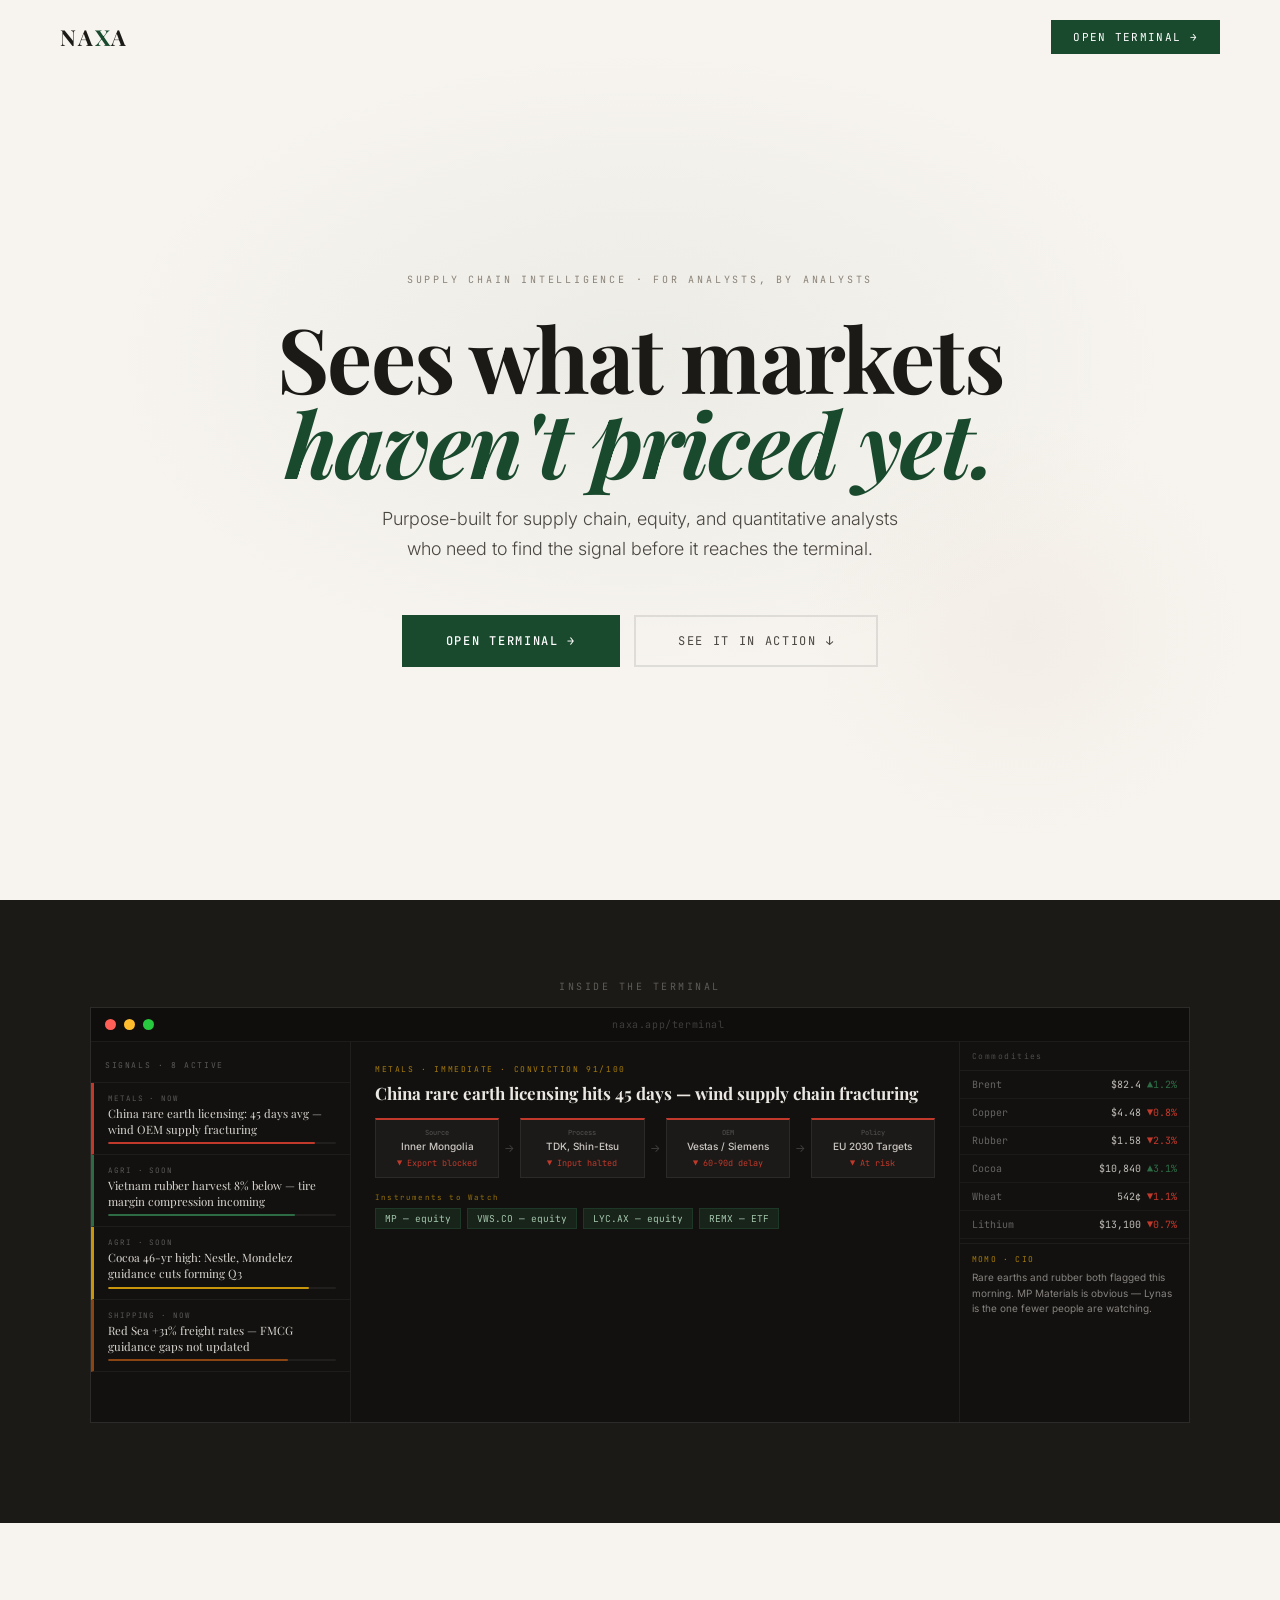
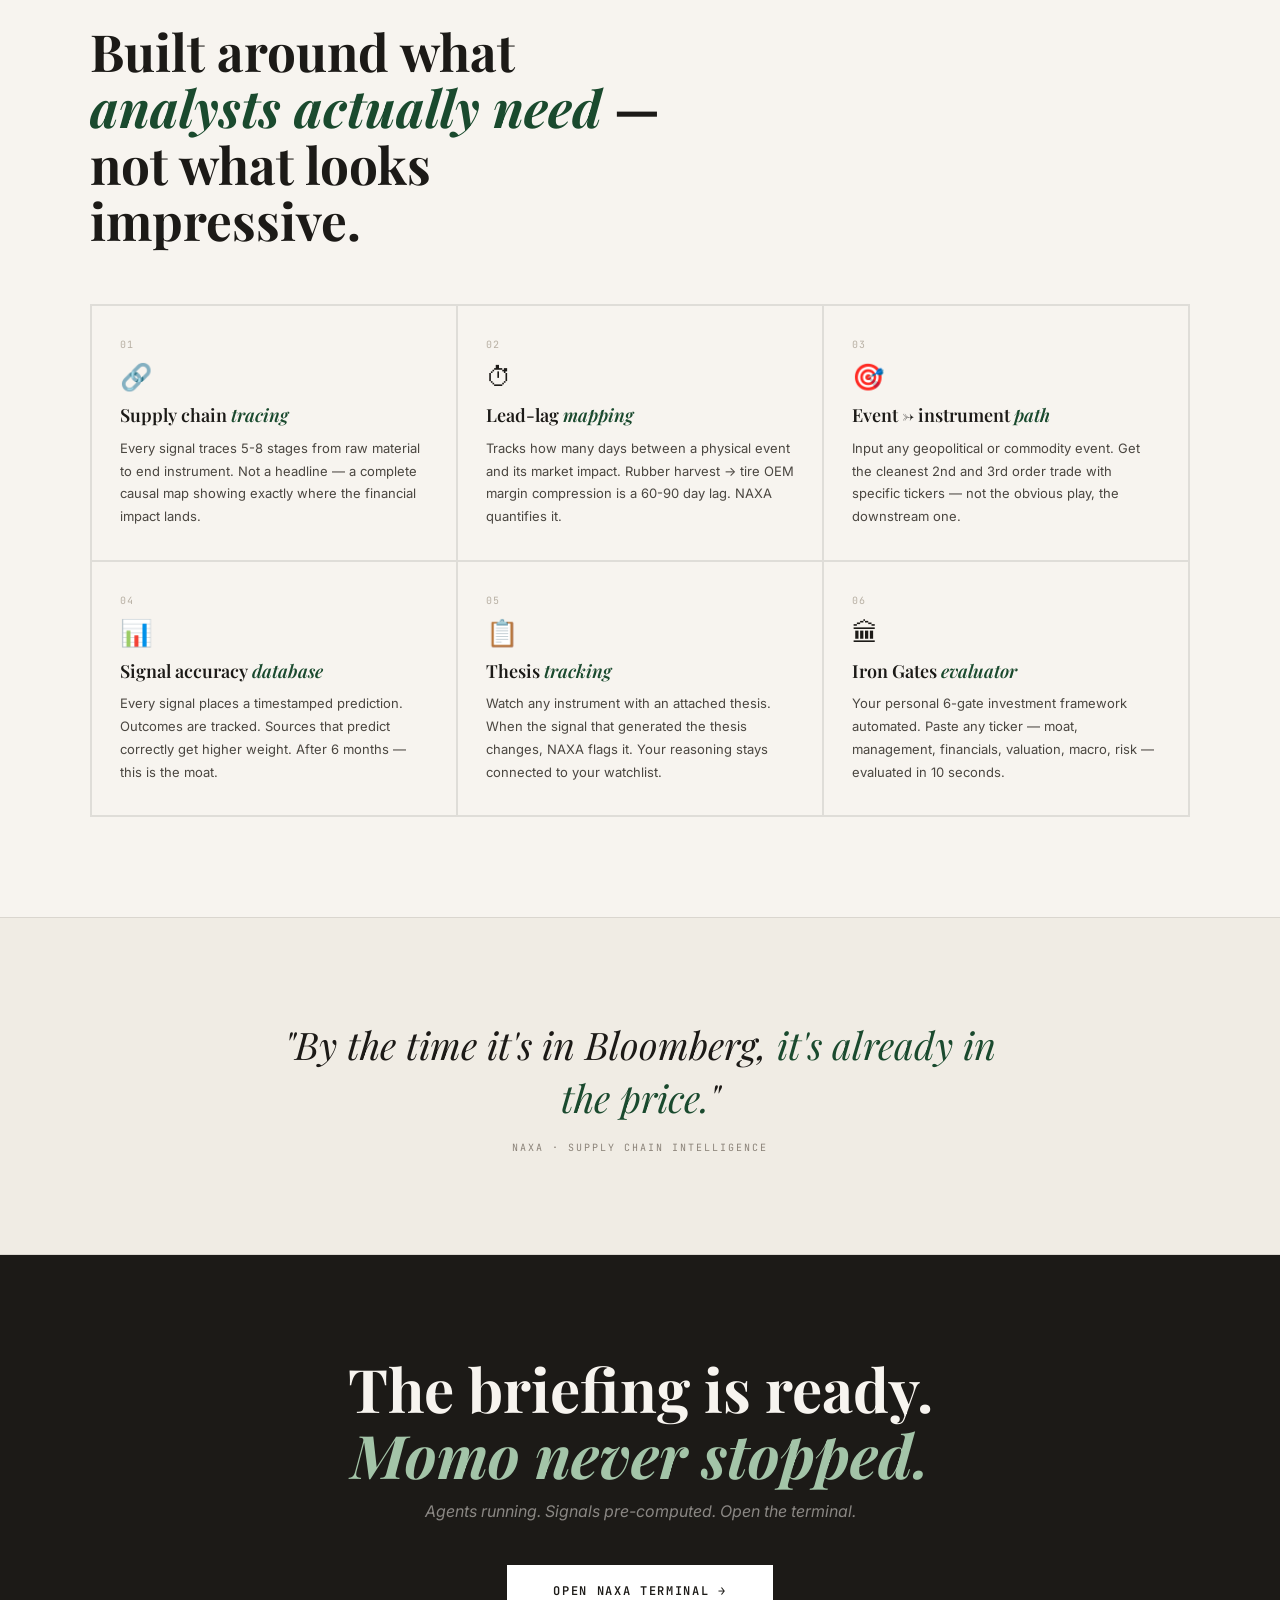
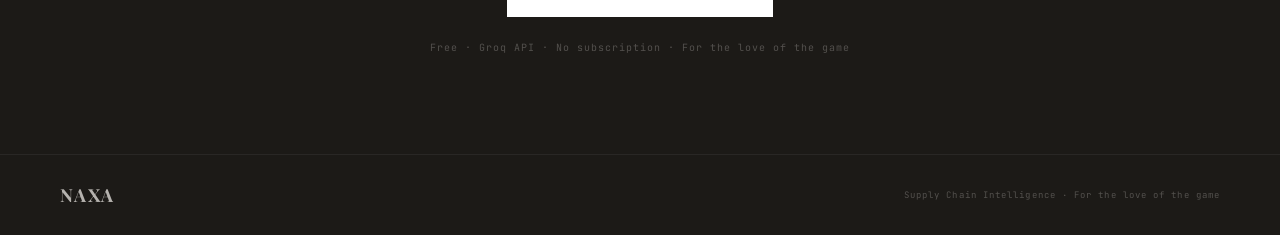
<file: naxa-final/frontend/index.html>
<!DOCTYPE html>
<html lang="en">
<head>
<meta charset="UTF-8">
<meta name="viewport" content="width=device-width, initial-scale=1.0">
<title>NAXA — Supply Chain Intelligence</title>
<link rel="preconnect" href="https://fonts.googleapis.com">
<link href="https://fonts.googleapis.com/css2?family=Playfair+Display:ital,wght@0,400;0,600;0,700;1,400;1,600&family=Inter:wght@300;400;500;600&family=JetBrains+Mono:wght@300;400;500&display=swap" rel="stylesheet">
<style>
:root {
  --paper: #f7f4ef;
  --paper2: #f0ece4;
  --ink: #1c1a17;
  --ink2: #2e2b26;
  --ink3: #4a4640;
  --muted: #8a8278;
  --muted2: #b8b0a4;
  --accent: #1a4a2e;
  --accent2: #2d6b45;
  --accent-warm: #8b4513;
  --gold: #c8960a;
  --border: rgba(28,26,23,0.1);
  --serif: 'Playfair Display', Georgia, serif;
  --sans: 'Inter', system-ui, sans-serif;
  --mono: 'JetBrains Mono', monospace;
}
*, *::before, *::after { box-sizing: border-box; margin: 0; padding: 0; }
html { scroll-behavior: smooth; }
body { background: var(--paper); color: var(--ink); font-family: var(--sans); overflow-x: hidden; }

/* NAV */
nav {
  position: fixed; top: 0; left: 0; right: 0;
  padding: 20px 60px;
  display: flex; align-items: center; justify-content: space-between;
  z-index: 100; transition: all 0.3s;
}
nav.scrolled {
  background: rgba(247,244,239,0.95);
  border-bottom: 1px solid var(--border);
  backdrop-filter: blur(8px);
  padding: 14px 60px;
}
.nav-logo { font-family: var(--serif); font-size: 22px; font-weight: 700; color: var(--ink); letter-spacing: 0.08em; }
.nav-logo span { color: var(--accent); }
.nav-enter {
  font-family: var(--mono); font-size: 11px; letter-spacing: 0.12em;
  background: var(--accent); color: white;
  padding: 10px 22px; text-decoration: none;
  text-transform: uppercase; transition: all 0.2s;
  border: none; cursor: pointer;
}
.nav-enter:hover { background: var(--accent2); }

/* HERO */
.hero {
  min-height: 100vh;
  display: flex; flex-direction: column;
  align-items: center; justify-content: center;
  text-align: center; padding: 120px 60px 80px;
  position: relative;
  background: var(--paper);
}
.hero::before {
  content: '';
  position: absolute; inset: 0;
  background:
    radial-gradient(ellipse 60% 50% at 50% 40%, rgba(26,74,46,0.05) 0%, transparent 70%),
    radial-gradient(ellipse 30% 40% at 80% 70%, rgba(139,69,19,0.04) 0%, transparent 60%);
}
.hero-label {
  font-family: var(--mono); font-size: 10px; letter-spacing: 0.28em;
  color: var(--muted); text-transform: uppercase; margin-bottom: 28px;
  opacity: 0; animation: fadeUp 0.7s 0.1s forwards;
}
.hero-title {
  font-family: var(--serif); font-size: clamp(52px, 7vw, 100px);
  font-weight: 700; line-height: 0.95; letter-spacing: -0.02em;
  color: var(--ink); margin-bottom: 20px;
  opacity: 0; animation: fadeUp 0.8s 0.25s forwards;
}
.hero-title em { font-style: italic; color: var(--accent); }
.hero-sub {
  font-size: 18px; font-weight: 300; color: var(--ink3);
  max-width: 520px; line-height: 1.65; margin: 0 auto 52px;
  opacity: 0; animation: fadeUp 0.8s 0.4s forwards;
}
.hero-cta {
  display: flex; gap: 14px; justify-content: center; flex-wrap: wrap;
  opacity: 0; animation: fadeUp 0.8s 0.55s forwards;
}
.btn-main {
  font-family: var(--mono); font-size: 12px; letter-spacing: 0.14em;
  background: var(--accent); color: white;
  padding: 16px 42px; text-decoration: none; font-weight: 500;
  text-transform: uppercase; transition: all 0.2s; border: 2px solid var(--accent);
  cursor: pointer;
}
.btn-main:hover { background: var(--accent2); border-color: var(--accent2); transform: translateY(-1px); }
.btn-outline {
  font-family: var(--mono); font-size: 12px; letter-spacing: 0.14em;
  background: transparent; color: var(--ink3);
  padding: 16px 42px; text-decoration: none;
  text-transform: uppercase; transition: all 0.2s;
  border: 2px solid var(--border);
}
.btn-outline:hover { border-color: var(--ink); color: var(--ink); }

/* PREVIEW SECTION */
.preview-section { padding: 80px 60px 100px; background: var(--ink); }
.section-label {
  font-family: var(--mono); font-size: 10px; letter-spacing: 0.25em;
  color: var(--muted); text-align: center; margin-bottom: 14px;
  text-transform: uppercase;
}
.preview-frame {
  max-width: 1100px; margin: 0 auto;
  border: 1px solid rgba(255,255,255,0.08); overflow: hidden;
}
.frame-chrome {
  background: #0f0e0c; padding: 10px 14px;
  display: flex; align-items: center; gap: 8px;
  border-bottom: 1px solid rgba(255,255,255,0.06);
}
.dot { width: 11px; height: 11px; border-radius: 50%; }
.frame-url {
  font-family: var(--mono); font-size: 10px;
  color: rgba(255,255,255,0.2); margin: 0 auto;
  letter-spacing: 0.06em;
}
.frame-body {
  display: grid; grid-template-columns: 260px 1fr 230px;
  height: 380px; background: #13110f; overflow: hidden;
}
/* Left col */
.fl { border-right: 1px solid rgba(255,255,255,0.06); }
.fl-head { padding: 10px 14px; border-bottom: 1px solid rgba(255,255,255,0.05); }
.fl-head-txt { font-family: var(--mono); font-size: 8px; letter-spacing: 0.2em; color: rgba(255,255,255,0.3); text-transform: uppercase; }
.fl-sig { padding: 10px 14px; border-bottom: 1px solid rgba(255,255,255,0.05); border-left: 3px solid transparent; }
.fl-sig.s1 { border-left-color: #c0392b; }
.fl-sig.s2 { border-left-color: #2d6b45; }
.fl-sig.s3 { border-left-color: #c8960a; }
.fl-sig.s4 { border-left-color: #8b4513; }
.fl-sig-cat { font-family: var(--mono); font-size: 7.5px; letter-spacing: 0.12em; color: rgba(255,255,255,0.3); margin-bottom: 3px; }
.fl-sig-hed { font-family: 'Playfair Display', serif; font-size: 11.5px; color: rgba(247,244,239,0.88); line-height: 1.4; margin-bottom: 4px; }
.fl-sig-bar { height: 2px; background: rgba(255,255,255,0.06); border-radius: 1px; overflow: hidden; }
.fl-sig-fill { height: 100%; border-radius: 1px; }
/* Center */
.fc { padding: 22px 24px; }
.fc-ey { font-family: var(--mono); font-size: 8px; letter-spacing: 0.2em; color: rgba(200,150,10,0.8); margin-bottom: 8px; }
.fc-title { font-family: 'Playfair Display', serif; font-size: 17px; font-weight: 700; color: rgba(247,244,239,0.95); line-height: 1.3; margin-bottom: 14px; }
.fc-chain { display: flex; gap: 0; overflow: hidden; }
.fc-node { background: rgba(255,255,255,0.04); border: 1px solid rgba(255,255,255,0.07); padding: 8px 10px; text-align: center; flex: 1; border-top: 2px solid; }
.fc-ns { font-family: var(--mono); font-size: 7px; color: rgba(255,255,255,0.25); margin-bottom: 3px; }
.fc-nn { font-size: 10px; color: rgba(247,244,239,0.8); font-weight: 500; line-height: 1.3; }
.fc-ni { font-family: var(--mono); font-size: 8.5px; margin-top: 4px; }
.fc-arrow { display: flex; align-items: center; padding: 0 5px; color: rgba(255,255,255,0.2); font-size: 11px; flex-shrink: 0; }
.fc-insts { margin-top: 14px; }
.fc-inst-label { font-family: var(--mono); font-size: 7.5px; letter-spacing: 0.16em; color: rgba(200,150,10,0.7); margin-bottom: 6px; }
.fc-inst-row { display: flex; gap: 6px; flex-wrap: wrap; }
.fc-inst-chip { background: rgba(45,107,69,0.2); border: 1px solid rgba(45,107,69,0.3); padding: 3px 9px; font-family: var(--mono); font-size: 9.5px; color: rgba(200,240,210,0.8); }
/* Right col */
.fr { border-left: 1px solid rgba(255,255,255,0.06); padding: 0; }
.fr-head { padding: 9px 12px; border-bottom: 1px solid rgba(255,255,255,0.05); font-family: var(--mono); font-size: 8px; letter-spacing: 0.18em; color: rgba(255,255,255,0.25); }
.fr-row { display: flex; justify-content: space-between; padding: 7px 12px; border-bottom: 1px solid rgba(255,255,255,0.04); font-family: var(--mono); font-size: 10px; }
.fr-name { color: rgba(255,255,255,0.35); }
.fr-val { color: rgba(247,244,239,0.75); }
.fr-up { color: #2d6b45; }
.fr-dn { color: #c0392b; }

/* FEATURES GRID */
.features { padding: 100px 60px; background: var(--paper); }
.features-inner { max-width: 1100px; margin: 0 auto; }
.features-title {
  font-family: var(--serif); font-size: clamp(32px,4vw,52px);
  font-weight: 700; line-height: 1.1; margin-bottom: 56px; max-width: 600px;
}
.features-title em { font-style: italic; color: var(--accent); }
.feat-grid { display: grid; grid-template-columns: repeat(3,1fr); gap: 0; border: 1px solid var(--border); }
.feat-card {
  padding: 32px 28px; border: 1px solid var(--border);
  transition: background 0.2s; position: relative; overflow: hidden;
}
.feat-card:hover { background: var(--paper2); }
.feat-card::after {
  content: ''; position: absolute; top: 0; left: 0; right: 0; height: 2px;
  background: var(--accent); transform: scaleX(0); transition: transform 0.3s;
}
.feat-card:hover::after { transform: scaleX(1); }
.feat-num { font-family: var(--mono); font-size: 10px; color: var(--muted2); margin-bottom: 10px; letter-spacing: 0.1em; }
.feat-icon { font-size: 26px; margin-bottom: 12px; }
.feat-title { font-family: var(--serif); font-size: 18px; font-weight: 600; margin-bottom: 10px; line-height: 1.25; }
.feat-title em { font-style: italic; color: var(--accent); }
.feat-text { font-size: 13px; color: var(--ink3); line-height: 1.75; }

/* QUOTE */
.quote-section { padding: 100px 60px; background: var(--paper2); border-top: 1px solid var(--border); border-bottom: 1px solid var(--border); text-align: center; }
.quote-text { font-family: var(--serif); font-size: clamp(24px,3vw,38px); font-style: italic; line-height: 1.4; max-width: 760px; margin: 0 auto 16px; color: var(--ink); }
.quote-text span { color: var(--accent); }
.quote-attr { font-family: var(--mono); font-size: 10px; letter-spacing: 0.2em; color: var(--muted); text-transform: uppercase; }

/* CTA FINAL */
.cta-final { padding: 100px 60px; text-align: center; background: var(--ink); }
.cta-title { font-family: var(--serif); font-size: clamp(36px,5vw,60px); font-weight: 700; color: var(--paper); line-height: 1.1; margin-bottom: 14px; }
.cta-title em { font-style: italic; color: #a3c4a8; }
.cta-sub { font-size: 16px; color: rgba(247,244,239,0.5); margin-bottom: 44px; font-style: italic; }
.btn-main-light {
  font-family: var(--mono); font-size: 12px; letter-spacing: 0.14em;
  background: white; color: var(--ink);
  padding: 16px 44px; text-decoration: none; font-weight: 600;
  text-transform: uppercase; transition: all 0.2s; border: 2px solid white;
  cursor: pointer; display: inline-block;
}
.btn-main-light:hover { background: var(--paper2); border-color: var(--paper2); }

footer {
  padding: 28px 60px; background: var(--ink);
  border-top: 1px solid rgba(255,255,255,0.06);
  display: flex; align-items: center; justify-content: space-between;
}
.footer-logo { font-family: var(--serif); font-size: 18px; font-weight: 700; color: rgba(247,244,239,0.7); letter-spacing: 0.08em; }
.footer-copy { font-family: var(--mono); font-size: 9px; color: rgba(247,244,239,0.25); letter-spacing: 0.12em; }

@keyframes fadeUp { from{opacity:0;transform:translateY(14px)} to{opacity:1;transform:translateY(0)} }
.reveal { opacity: 0; transform: translateY(18px); transition: opacity 0.6s, transform 0.6s; }
.reveal.in { opacity: 1; transform: translateY(0); }
</style>
</head>
<body>

<nav id="nav">
  <div class="nav-logo">NA<span>X</span>A</div>
  <a href="terminal.html" class="nav-enter">Open Terminal →</a>
</nav>

<!-- HERO -->
<section class="hero">
  <div class="hero-label">Supply Chain Intelligence · For analysts, by analysts</div>
  <h1 class="hero-title">
    Sees what markets<br>
    <em>haven't priced yet.</em>
  </h1>
  <p class="hero-sub">
    Purpose-built for supply chain, equity, and quantitative analysts who need to find the signal before it reaches the terminal.
  </p>
  <div class="hero-cta">
    <a href="terminal.html" class="btn-main">Open Terminal →</a>
    <a href="#preview" class="btn-outline">See it in action ↓</a>
  </div>
</section>

<!-- TERMINAL PREVIEW -->
<section class="preview-section" id="preview">
  <div class="section-label" style="color:rgba(247,244,239,0.3)">Inside the terminal</div>
  <div class="preview-frame reveal">
    <div class="frame-chrome">
      <div class="dot" style="background:#ff5f56"></div>
      <div class="dot" style="background:#ffbd2e"></div>
      <div class="dot" style="background:#27c93f"></div>
      <div class="frame-url">naxa.app/terminal</div>
    </div>
    <div class="frame-body">
      <div class="fl">
        <div class="fl-head"><span class="fl-head-txt">Signals · 8 Active</span></div>
        <div class="fl-sig s1">
          <div class="fl-sig-cat">METALS · NOW</div>
          <div class="fl-sig-hed">China rare earth licensing: 45 days avg — wind OEM supply fracturing</div>
          <div class="fl-sig-bar"><div class="fl-sig-fill" style="width:91%;background:#c0392b"></div></div>
        </div>
        <div class="fl-sig s2">
          <div class="fl-sig-cat">AGRI · SOON</div>
          <div class="fl-sig-hed">Vietnam rubber harvest 8% below — tire margin compression incoming</div>
          <div class="fl-sig-bar"><div class="fl-sig-fill" style="width:82%;background:#2d6b45"></div></div>
        </div>
        <div class="fl-sig s3">
          <div class="fl-sig-cat">AGRI · SOON</div>
          <div class="fl-sig-hed">Cocoa 46-yr high: Nestle, Mondelez guidance cuts forming Q3</div>
          <div class="fl-sig-bar"><div class="fl-sig-fill" style="width:88%;background:#c8960a"></div></div>
        </div>
        <div class="fl-sig s4">
          <div class="fl-sig-cat">SHIPPING · NOW</div>
          <div class="fl-sig-hed">Red Sea +31% freight rates — FMCG guidance gaps not updated</div>
          <div class="fl-sig-bar"><div class="fl-sig-fill" style="width:79%;background:#8b4513"></div></div>
        </div>
      </div>
      <div class="fc">
        <div class="fc-ey">METALS · IMMEDIATE · CONVICTION 91/100</div>
        <div class="fc-title">China rare earth licensing hits 45 days — wind supply chain fracturing</div>
        <div class="fc-chain">
          <div class="fc-node" style="border-top-color:#c0392b">
            <div class="fc-ns">Source</div><div class="fc-nn">Inner Mongolia</div>
            <div class="fc-ni" style="color:#c0392b">▼ Export blocked</div>
          </div>
          <div class="fc-arrow">→</div>
          <div class="fc-node" style="border-top-color:#c0392b">
            <div class="fc-ns">Process</div><div class="fc-nn">TDK, Shin-Etsu</div>
            <div class="fc-ni" style="color:#c0392b">▼ Input halted</div>
          </div>
          <div class="fc-arrow">→</div>
          <div class="fc-node" style="border-top-color:#c0392b">
            <div class="fc-ns">OEM</div><div class="fc-nn">Vestas / Siemens</div>
            <div class="fc-ni" style="color:#c0392b">▼ 60-90d delay</div>
          </div>
          <div class="fc-arrow">→</div>
          <div class="fc-node" style="border-top-color:#c0392b">
            <div class="fc-ns">Policy</div><div class="fc-nn">EU 2030 Targets</div>
            <div class="fc-ni" style="color:#c0392b">▼ At risk</div>
          </div>
        </div>
        <div class="fc-insts">
          <div class="fc-inst-label">Instruments to Watch</div>
          <div class="fc-inst-row">
            <div class="fc-inst-chip">MP — equity</div>
            <div class="fc-inst-chip">VWS.CO — equity</div>
            <div class="fc-inst-chip">LYC.AX — equity</div>
            <div class="fc-inst-chip">REMX — ETF</div>
          </div>
        </div>
      </div>
      <div class="fr">
        <div class="fr-head">Commodities</div>
        <div class="fr-row"><span class="fr-name">Brent</span><span class="fr-val">$82.4 <span class="fr-up">▲1.2%</span></span></div>
        <div class="fr-row"><span class="fr-name">Copper</span><span class="fr-val">$4.48 <span class="fr-dn">▼0.8%</span></span></div>
        <div class="fr-row"><span class="fr-name">Rubber</span><span class="fr-val">$1.58 <span class="fr-dn">▼2.3%</span></span></div>
        <div class="fr-row"><span class="fr-name">Cocoa</span><span class="fr-val">$10,840 <span class="fr-up">▲3.1%</span></span></div>
        <div class="fr-row"><span class="fr-name">Wheat</span><span class="fr-val">542¢ <span class="fr-dn">▼1.1%</span></span></div>
        <div class="fr-row"><span class="fr-name">Lithium</span><span class="fr-val">$13,100 <span class="fr-dn">▼0.7%</span></span></div>
        <div style="padding:10px 12px;border-top:1px solid rgba(255,255,255,0.05);margin-top:4px">
          <div style="font-family:var(--mono);font-size:8px;color:rgba(200,150,10,0.8);margin-bottom:6px;letter-spacing:.15em">MOMO · CIO</div>
          <div style="font-size:10px;color:rgba(247,244,239,0.5);line-height:1.55">Rare earths and rubber both flagged this morning. MP Materials is obvious — Lynas is the one fewer people are watching.</div>
        </div>
      </div>
    </div>
  </div>
</section>

<!-- FEATURES -->
<section class="features" id="features">
  <div class="features-inner">
    <h2 class="features-title reveal">Built around what <em>analysts actually need</em> — not what looks impressive.</h2>
    <div class="feat-grid reveal">
      <div class="feat-card">
        <div class="feat-num">01</div>
        <div class="feat-icon">🔗</div>
        <h3 class="feat-title">Supply chain <em>tracing</em></h3>
        <p class="feat-text">Every signal traces 5-8 stages from raw material to end instrument. Not a headline — a complete causal map showing exactly where the financial impact lands.</p>
      </div>
      <div class="feat-card">
        <div class="feat-num">02</div>
        <div class="feat-icon">⏱</div>
        <h3 class="feat-title">Lead-lag <em>mapping</em></h3>
        <p class="feat-text">Tracks how many days between a physical event and its market impact. Rubber harvest → tire OEM margin compression is a 60-90 day lag. NAXA quantifies it.</p>
      </div>
      <div class="feat-card">
        <div class="feat-num">03</div>
        <div class="feat-icon">🎯</div>
        <h3 class="feat-title">Event → instrument <em>path</em></h3>
        <p class="feat-text">Input any geopolitical or commodity event. Get the cleanest 2nd and 3rd order trade with specific tickers — not the obvious play, the downstream one.</p>
      </div>
      <div class="feat-card">
        <div class="feat-num">04</div>
        <div class="feat-icon">📊</div>
        <h3 class="feat-title">Signal accuracy <em>database</em></h3>
        <p class="feat-text">Every signal places a timestamped prediction. Outcomes are tracked. Sources that predict correctly get higher weight. After 6 months — this is the moat.</p>
      </div>
      <div class="feat-card">
        <div class="feat-num">05</div>
        <div class="feat-icon">📋</div>
        <h3 class="feat-title">Thesis <em>tracking</em></h3>
        <p class="feat-text">Watch any instrument with an attached thesis. When the signal that generated the thesis changes, NAXA flags it. Your reasoning stays connected to your watchlist.</p>
      </div>
      <div class="feat-card">
        <div class="feat-num">06</div>
        <div class="feat-icon">🏛</div>
        <h3 class="feat-title">Iron Gates <em>evaluator</em></h3>
        <p class="feat-text">Your personal 6-gate investment framework automated. Paste any ticker — moat, management, financials, valuation, macro, risk — evaluated in 10 seconds.</p>
      </div>
    </div>
  </div>
</section>

<!-- QUOTE -->
<section class="quote-section reveal">
  <p class="quote-text">"By the time it's in Bloomberg, <span>it's already in the price.</span>"</p>
  <div class="quote-attr">NAXA · Supply Chain Intelligence</div>
</section>

<!-- FINAL CTA -->
<section class="cta-final reveal">
  <h2 class="cta-title">The briefing is ready.<br><em>Momo never stopped.</em></h2>
  <p class="cta-sub">Agents running. Signals pre-computed. Open the terminal.</p>
  <a href="terminal.html" class="btn-main-light">Open NAXA Terminal →</a>
  <div style="margin-top:24px;font-family:var(--mono);font-size:10px;color:rgba(247,244,239,0.25);letter-spacing:.1em">
    Free · Groq API · No subscription · For the love of the game
  </div>
</section>

<footer>
  <div class="footer-logo">NAXA</div>
  <div class="footer-copy">Supply Chain Intelligence · For the love of the game</div>
</footer>

<script>
window.addEventListener('scroll', () => {
  document.getElementById('nav').classList.toggle('scrolled', scrollY > 40);
});
const obs = new IntersectionObserver(entries => {
  entries.forEach(e => { if (e.isIntersecting) e.target.classList.add('in'); });
}, { threshold: 0.12 });
document.querySelectorAll('.reveal').forEach(el => obs.observe(el));
</script>
</body>
</html>
</file>
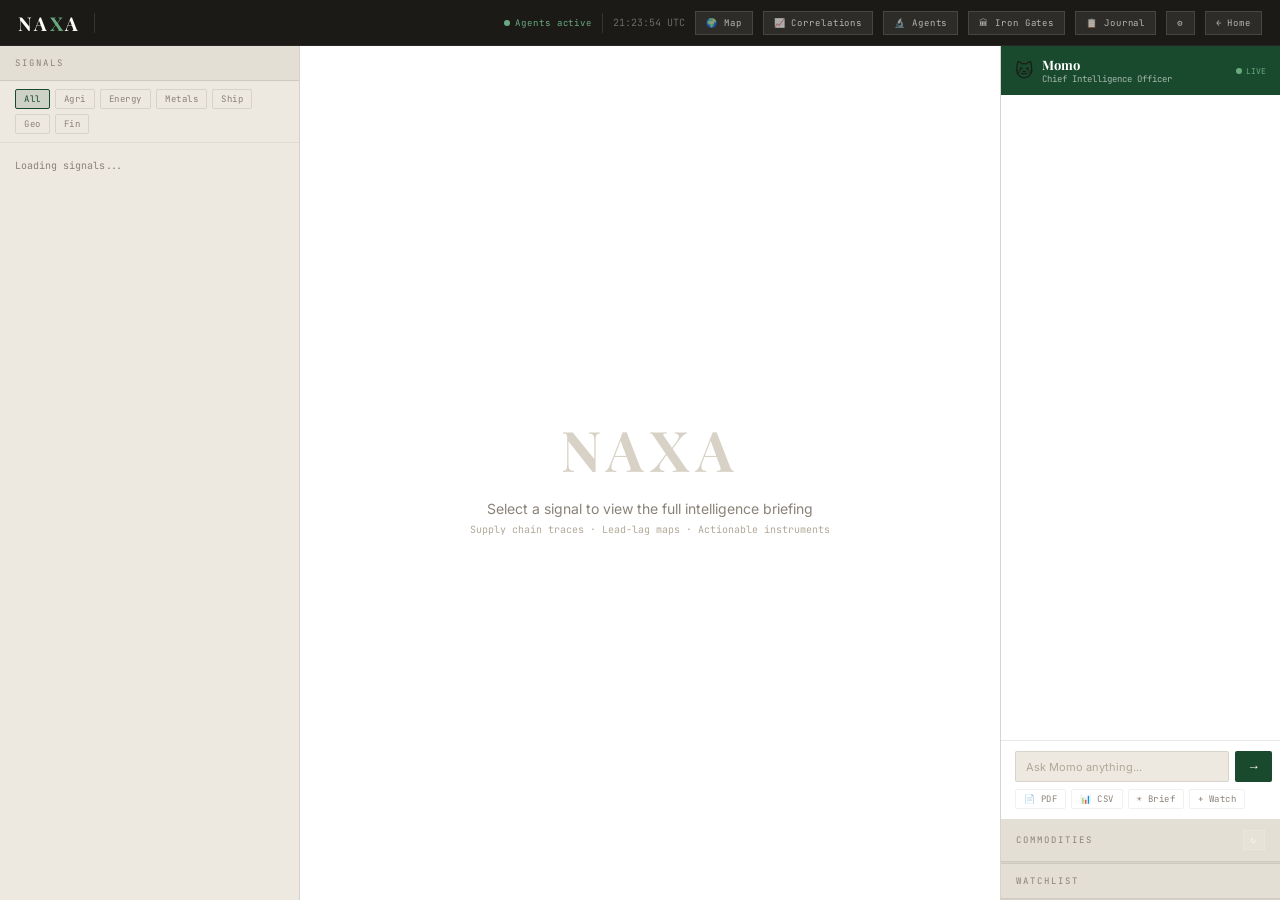
<file: naxa-final/frontend/terminal.html>
<!DOCTYPE html>
<html lang="en">
<head>
<meta charset="UTF-8">
<meta name="viewport" content="width=device-width, initial-scale=1.0">
<title>NAXA — Intelligence Terminal</title>
<link rel="preconnect" href="https://fonts.googleapis.com">
<link href="https://fonts.googleapis.com/css2?family=Playfair+Display:ital,wght@0,400;0,600;0,700;1,400;1,600&family=Inter:wght@300;400;500;600&family=JetBrains+Mono:wght@300;400;500&display=swap" rel="stylesheet">
<link rel="stylesheet" href="css/terminal.css">
</head>
<body>

<!-- TOP BAR -->
<header id="topbar">
  <div class="tb-logo">NA<span>X</span>A</div>
  <div class="tb-sep"></div>
  <div class="tb-ticker"><div class="tick-inner" id="ticker"></div></div>
  <div class="tb-right">
    <div class="tb-agents"><div class="agent-dot"></div><span id="agent-status-txt">Agents active</span></div>
    <div class="tb-sep"></div>
    <div class="tb-time" id="clock"></div>
    <button class="tb-btn" id="btn-map-view">🌍 Map</button>
    <button class="tb-btn" id="btn-corr-view">📈 Correlations</button>
    <button class="tb-btn" id="btn-agents-view">🔬 Agents</button>
    <button class="tb-btn" id="btn-ig-view">🏛 Iron Gates</button>
    <button class="tb-btn" id="btn-journal-view">📋 Journal</button>
    <button class="tb-btn" id="btn-config">⚙</button>
    <a href="index.html" class="tb-btn" style="text-decoration:none">← Home</a>
  </div>
</header>

<!-- MAIN 3-COLUMN LAYOUT -->
<div id="layout">

  <!-- LEFT: Signal Feed -->
  <div id="left-col">
    <div class="col-head">
      <span class="col-head-title">Signals</span>
      <span style="font-family:var(--mono);font-size:9px;color:var(--accent)" id="sig-count"></span>
    </div>
    <div class="filter-bar">
      <button class="fpill on" data-cat="all">All</button>
      <button class="fpill" data-cat="agricultural">Agri</button>
      <button class="fpill" data-cat="energy">Energy</button>
      <button class="fpill" data-cat="metals">Metals</button>
      <button class="fpill" data-cat="shipping">Ship</button>
      <button class="fpill" data-cat="geopolitical">Geo</button>
      <button class="fpill" data-cat="financial">Fin</button>
    </div>
    <div id="signal-list"><div class="loading-txt">Loading signals...</div></div>
  </div>

  <!-- CENTER: Insight / Placeholder -->
  <div id="center-col">
    <div class="insight-placeholder" id="placeholder">
      <div class="ph-logo">NAXA</div>
      <div class="ph-text">Select a signal to view the full intelligence briefing</div>
      <div class="ph-sub">Supply chain traces · Lead-lag maps · Actionable instruments</div>
    </div>
    <div id="insight-pane" style="display:none"></div>
  </div>

  <!-- RIGHT: Momo + Commodities + Watchlist -->
  <div id="right-col">
    <div id="momo-wrap">
      <div class="momo-head">
        <span class="momo-ava">🐱</span>
        <div>
          <div class="momo-nm">Momo</div>
          <div class="momo-rl">Chief Intelligence Officer</div>
        </div>
        <div class="momo-live"><div class="agent-dot"></div>LIVE</div>
      </div>
      <div class="momo-body" id="momo-body"></div>
      <div class="momo-footer">
        <div class="momo-input-row">
          <input type="text" id="momo-inp" class="momo-inp" placeholder="Ask Momo anything..." autocomplete="off"/>
          <button class="momo-send-btn" id="momo-send">→</button>
        </div>
        <div class="momo-tools">
          <button class="momo-tool" id="btn-pdf">📄 PDF</button>
          <button class="momo-tool" id="btn-csv">📊 CSV</button>
          <button class="momo-tool" id="btn-briefing">☀ Brief</button>
          <button class="momo-tool" id="btn-watchlist-add">+ Watch</button>
        </div>
      </div>
    </div>
    <div class="col-head" style="flex-shrink:0">
      <span class="col-head-title">Commodities</span>
      <button class="tb-btn" id="btn-refresh-com" style="font-size:9px;padding:3px 7px">↻</button>
    </div>
    <div id="com-strip"></div>
    <div class="col-head" style="flex-shrink:0;border-top:1px solid var(--border)">
      <span class="col-head-title">Watchlist</span>
    </div>
    <div id="watchlist-section"></div>
  </div>
</div>

<!-- ── FULL-SCREEN VIEWS ── -->

<!-- World Map -->
<div class="view-overlay" id="view-map">
  <div class="view-head">
    <button class="view-back" id="map-back">← Back</button>
    <div class="view-title">Global Supply Chain Map</div>
    <div style="font-family:var(--mono);font-size:10px;color:var(--muted);margin-left:auto">Click a region to filter signals</div>
  </div>
  <div class="view-body" style="position:relative">
    <svg id="world-svg" viewBox="0 0 900 420" xmlns="http://www.w3.org/2000/svg"></svg>
    <div class="map-tt" id="map-tt"></div>
    <div style="display:flex;gap:14px;margin-top:10px;font-family:var(--mono);font-size:10px;color:var(--muted)">
      <span>■ <span style="color:var(--accent)">Boom</span></span>
      <span>■ <span style="color:#3d8a5a">Growth</span></span>
      <span>■ <span style="color:var(--watch)">Stable</span></span>
      <span>■ <span style="color:var(--soon)">Caution</span></span>
      <span>■ <span style="color:var(--now)">Stress</span></span>
    </div>
  </div>
</div>

<!-- Correlations -->
<div class="view-overlay" id="view-corr">
  <div class="view-head">
    <button class="view-back" id="corr-back">← Back</button>
    <div class="view-title">Lead-Lag Correlation Map</div>
    <div style="font-family:var(--mono);font-size:10px;color:var(--muted);margin-left:auto">Physical event → financial impact timing</div>
  </div>
  <div class="view-body" id="corr-body"></div>
</div>

<!-- Agent Network -->
<div class="view-overlay" id="view-agents">
  <div class="view-head">
    <button class="view-back" id="agents-back">← Back</button>
    <div class="view-title">Agent Network — Live</div>
    <div style="font-family:var(--mono);font-size:10px;color:var(--muted);margin-left:auto" id="agents-last-run"></div>
  </div>
  <div class="view-body">
    <div class="agent-grid" id="agent-grid"></div>
  </div>
</div>

<!-- Iron Gates -->
<div class="view-overlay" id="view-ig">
  <div class="view-head">
    <button class="view-back" id="ig-back">← Back</button>
    <div class="view-title">Iron Gates Strategy Tester</div>
  </div>
  <div class="view-body" style="max-width:760px">
    <div style="font-size:14px;color:var(--ink3);margin-bottom:20px;line-height:1.7">
      Paste any ticker, Yahoo Finance URL, or company name. The Finance Department evaluates it against your 6-gate framework: moat, management, financials, valuation, macro, and risk.
    </div>
    <div class="ig-input-row">
      <input type="text" id="ig-input" class="ig-inp" placeholder="AAPL, RELIANCE.NS, https://finance.yahoo.com/quote/MSFT..." autocomplete="off"/>
      <button class="btn-run" id="btn-ig-run">Analyse →</button>
    </div>
    <div id="ig-result"></div>
  </div>
</div>

<!-- Trade Journal -->
<div class="view-overlay" id="view-journal">
  <div class="view-head">
    <button class="view-back" id="journal-back">← Back</button>
    <div class="view-title">Trade Journal</div>
    <button class="btn-run" id="btn-new-trade" style="margin-left:auto">+ Log Trade</button>
  </div>
  <div class="view-body" style="display:grid;grid-template-columns:1fr 1fr;gap:24px">
    <div>
      <div style="font-family:var(--mono);font-size:9px;color:var(--muted);letter-spacing:.18em;margin-bottom:12px;text-transform:uppercase">Trade History</div>
      <div id="trade-list"></div>
    </div>
    <div>
      <div style="font-family:var(--mono);font-size:9px;color:var(--muted);letter-spacing:.18em;margin-bottom:12px;text-transform:uppercase">Bet Ledger — Signal Accuracy</div>
      <div id="bet-summary"></div>
    </div>
  </div>
</div>

<!-- Full chain modal -->
<div class="modal-bg" id="chain-modal" style="display:none">
  <div class="modal-box modal-wide">
    <div class="modal-head">
      <span class="modal-title" id="chain-modal-title">Supply Chain</span>
      <button class="modal-x" id="chain-close">✕</button>
    </div>
    <div class="modal-body" id="chain-modal-body"></div>
  </div>
</div>

<!-- Add to watchlist modal -->
<div class="modal-bg" id="watch-modal" style="display:none">
  <div class="modal-box">
    <div class="modal-head">
      <span class="modal-title">Add to Watchlist</span>
      <button class="modal-x" id="watch-close">✕</button>
    </div>
    <div class="modal-body">
      <div class="cfg-field">
        <label class="cfg-label">Ticker / Instrument</label>
        <input type="text" id="w-ticker" class="cfg-input" placeholder="AAPL, RELIANCE.NS, CC=F..."/>
      </div>
      <div class="cfg-field">
        <label class="cfg-label">Your Thesis</label>
        <textarea id="w-thesis" class="cfg-input" rows="3" placeholder="Why are you watching this? What signal would change your view?"></textarea>
      </div>
      <button class="btn-save" id="w-save">Add to Watchlist</button>
    </div>
  </div>
</div>

<!-- New trade modal -->
<div class="modal-bg" id="trade-modal" style="display:none">
  <div class="modal-box">
    <div class="modal-head">
      <span class="modal-title">Log a Trade</span>
      <button class="modal-x" id="trade-close">✕</button>
    </div>
    <div class="modal-body">
      <div class="tf-field">
        <label class="tf-label">Ticker</label>
        <input type="text" id="tj-ticker" class="tf-input" placeholder="AAPL, RELIANCE.NS..."/>
      </div>
      <div class="tf-grid" style="margin-bottom:16px">
        <div class="tf-field">
          <label class="tf-label">Action</label>
          <select id="tj-action" class="tf-input" style="background:var(--paper2)">
            <option>BUY</option><option>SELL</option><option>SHORT</option><option>WATCHING</option>
          </select>
        </div>
        <div class="tf-field">
          <label class="tf-label">Price at Entry</label>
          <input type="number" id="tj-price" class="tf-input" placeholder="0.00"/>
        </div>
      </div>
      <div class="tf-field">
        <label class="tf-label">Your Reasoning (be honest)</label>
        <textarea id="tj-reason" class="tf-input" rows="4" placeholder="Why this trade? What is the thesis? What would make you wrong?"></textarea>
      </div>
      <button class="btn-save" id="tj-save">Save + AI Evaluation →</button>
      <div id="tj-result" style="margin-top:10px;font-size:12px;color:var(--ink3);line-height:1.7"></div>
    </div>
  </div>
</div>

<!-- Config modal -->
<div class="modal-bg" id="config-modal" style="display:none">
  <div class="modal-box">
    <div class="modal-head">
      <span class="modal-title">Configuration</span>
      <button class="modal-x" id="cfg-close">✕</button>
    </div>
    <div class="modal-body">
      <div class="cfg-note">All keys stored in your browser only. Free tiers are enough for personal use. No credit card needed.</div>
      <div class="cfg-field">
        <div class="cfg-label">Groq API Key <a href="https://console.groq.com" target="_blank">→ Get free key</a></div>
        <input type="password" id="cfg-groq" class="cfg-input" placeholder="gsk_..."/>
        <span class="cfg-small">14,400 req/day free · Powers all AI analysis</span>
      </div>
      <div class="cfg-field">
        <div class="cfg-label">Currents API Key <a href="https://currentsapi.services" target="_blank">→ Get free key</a></div>
        <input type="password" id="cfg-currents" class="cfg-input" placeholder="currents_..."/>
        <span class="cfg-small">Free tier · No delay · Real-time news</span>
      </div>
      <div class="cfg-field">
        <div class="cfg-label">Your Email (for PDF briefings)</div>
        <input type="email" id="cfg-email" class="cfg-input" placeholder="you@email.com"/>
      </div>
      <button class="btn-save" id="cfg-save">Save Configuration</button>
      <div id="cfg-ok" class="cfg-ok"></div>
    </div>
  </div>
</div>

<script src="js/data.js"></script>
<script src="js/correlations.js"></script>
<script src="js/irongate.js"></script>
<script src="js/commodities.js"></script>
<script src="js/momo.js"></script>
<script src="js/app.js"></script>

</body>
</html>
</file>
<file: naxa-final/frontend/css/terminal.css>
/* NAXA Terminal — Light Paper Theme
   Designed for 10hr+ analyst sessions.
   Warm off-white background, dark ink, forest green accent.
   No blue light. No cold tones. */

:root {
  /* Base */
  --paper:   #f5f2ec;
  --paper2:  #ede9e0;
  --paper3:  #e4dfd4;
  --paper4:  #d8d2c6;

  /* Ink — warm dark */
  --ink:     #1c1a16;
  --ink2:    #2e2b24;
  --ink3:    #443f37;
  --ink4:    #5c5650;

  /* Muted */
  --muted:   #8a8278;
  --muted2:  #b0a898;
  --muted3:  #cec6bc;

  /* Accent — forest green (easy on eyes, professional) */
  --accent:  #1a4a2e;
  --accent2: #2d6b45;
  --accent3: #3d8a5a;
  --accent-pale: rgba(26,74,46,0.08);
  --accent-dim:  rgba(26,74,46,0.15);

  /* Signal urgency */
  --now:    #a83232;
  --now-bg: rgba(168,50,50,0.08);
  --soon:   #8b4513;
  --soon-bg:rgba(139,69,19,0.08);
  --watch:  #7a6b00;
  --watch-bg:rgba(122,107,0,0.08);
  --good:   #1a4a2e;
  --good-bg:rgba(26,74,46,0.08);

  /* Borders */
  --border:  rgba(28,26,22,0.10);
  --border2: rgba(28,26,22,0.06);

  /* Typography */
  --serif: 'Playfair Display', Georgia, serif;
  --sans:  'Inter', system-ui, sans-serif;
  --mono:  'JetBrains Mono', 'Courier New', monospace;

  /* Layout */
  --topbar-h: 46px;
  --left-w:   300px;
  --right-w:  280px;
}

*, *::before, *::after { box-sizing: border-box; margin: 0; padding: 0; }

html, body {
  width: 100%; height: 100%;
  background: var(--paper);
  color: var(--ink);
  font-family: var(--sans);
  overflow: hidden;
  font-size: 14px;
  -webkit-font-smoothing: antialiased;
}

/* ── SCROLLBARS ── */
::-webkit-scrollbar { width: 5px; height: 5px; }
::-webkit-scrollbar-track { background: transparent; }
::-webkit-scrollbar-thumb { background: var(--muted3); border-radius: 3px; }
::-webkit-scrollbar-thumb:hover { background: var(--muted2); }

/* ── TOPBAR ── */
#topbar {
  position: fixed; top: 0; left: 0; right: 0;
  height: var(--topbar-h); z-index: 200;
  background: var(--ink); color: var(--paper);
  display: flex; align-items: center;
  padding: 0 18px; gap: 14px;
  border-bottom: 1px solid rgba(255,255,255,0.06);
}
.tb-logo {
  font-family: var(--serif); font-size: 19px; font-weight: 700;
  letter-spacing: 0.12em; color: white; flex-shrink: 0;
}
.tb-logo span { color: #6aaa80; }
.tb-sep { width: 1px; height: 20px; background: rgba(255,255,255,0.12); flex-shrink: 0; }
.tb-ticker {
  flex: 1; overflow: hidden;
  font-family: var(--mono); font-size: 10px;
}
.tick-inner {
  display: flex; gap: 22px; white-space: nowrap;
  animation: ticker 55s linear infinite;
}
@keyframes ticker { 0%{transform:translateX(0)} 100%{transform:translateX(-50%)} }
.tick-item { color: rgba(255,255,255,0.4); }
.t-up { color: #6aaa80; }
.t-dn { color: #e07070; }
.tb-right { display: flex; align-items: center; gap: 10px; flex-shrink: 0; }
.tb-agents {
  display: flex; align-items: center; gap: 5px;
  font-family: var(--mono); font-size: 9px;
  color: #6aaa80; letter-spacing: 0.1em;
}
.agent-dot {
  width: 6px; height: 6px; border-radius: 50%;
  background: #6aaa80; animation: pulse 2s infinite;
}
@keyframes pulse { 0%,100%{opacity:1;transform:scale(1)} 50%{opacity:.35;transform:scale(.7)} }
.tb-time { font-family: var(--mono); font-size: 10px; color: rgba(255,255,255,0.35); }
.tb-btn {
  font-family: var(--mono); font-size: 9px; letter-spacing: 0.1em;
  background: rgba(255,255,255,0.08); border: 1px solid rgba(255,255,255,0.12);
  color: rgba(255,255,255,0.65); padding: 5px 10px; cursor: pointer;
  transition: all 0.15s; white-space: nowrap;
}
.tb-btn:hover { background: rgba(255,255,255,0.14); color: white; }
.tb-btn.active { background: rgba(106,170,128,0.2); border-color: rgba(106,170,128,0.4); color: #6aaa80; }

/* ── LAYOUT ── */
#layout {
  margin-top: var(--topbar-h);
  height: calc(100vh - var(--topbar-h));
  display: grid;
  grid-template-columns: var(--left-w) 1fr var(--right-w);
  overflow: hidden;
}

/* ── LEFT COLUMN ── */
#left-col {
  background: var(--paper2);
  border-right: 1px solid var(--border);
  display: flex; flex-direction: column; overflow: hidden;
}

.col-head {
  padding: 11px 15px;
  background: var(--paper3);
  border-bottom: 1px solid var(--border);
  flex-shrink: 0;
  display: flex; align-items: center; justify-content: space-between;
}
.col-head-title {
  font-family: var(--mono); font-size: 9px;
  letter-spacing: 0.22em; color: var(--muted); text-transform: uppercase;
}

.filter-bar {
  padding: 8px 15px;
  border-bottom: 1px solid var(--border2);
  display: flex; gap: 5px; flex-wrap: wrap;
  flex-shrink: 0; background: var(--paper2);
}
.fpill {
  font-family: var(--mono); font-size: 9px; letter-spacing: 0.06em;
  background: none; border: 1px solid var(--border);
  color: var(--muted); padding: 3px 8px; cursor: pointer;
  border-radius: 2px; transition: all 0.12s;
}
.fpill:hover { border-color: var(--accent); color: var(--accent); }
.fpill.on { background: var(--accent-dim); border-color: var(--accent); color: var(--accent); }

#signal-list { flex: 1; overflow-y: auto; }

/* ── SIGNAL CARD ── */
.sig-card {
  padding: 11px 15px;
  border-bottom: 1px solid var(--border2);
  border-left: 3px solid transparent;
  cursor: pointer; transition: background 0.1s;
}
.sig-card:hover { background: var(--paper3); }
.sig-card.selected { background: white; border-left-color: var(--accent); }
.sig-card.u-immediate { border-left-color: var(--now); }
.sig-card.u-short_term { border-left-color: var(--soon); }
.sig-card.u-medium_term { border-left-color: var(--watch); }
.sig-card.selected.u-immediate { border-left-color: var(--now); background: white; }

.sc-top { display: flex; align-items: center; gap: 6px; margin-bottom: 4px; }
.sc-cat { font-family: var(--mono); font-size: 8px; letter-spacing: 0.12em; color: var(--muted); text-transform: uppercase; }
.sc-badge {
  font-family: var(--mono); font-size: 8px; letter-spacing: 0.08em;
  padding: 1px 5px; border-radius: 2px;
}
.sb-immediate { background: var(--now-bg); color: var(--now); }
.sb-short_term { background: var(--soon-bg); color: var(--soon); }
.sb-medium_term { background: var(--watch-bg); color: var(--watch); }

.sc-hed {
  font-family: var(--serif); font-size: 12.5px; line-height: 1.4;
  color: var(--ink2); margin-bottom: 6px;
}
.sc-bar { height: 2px; background: var(--paper4); border-radius: 1px; overflow: hidden; }
.sc-bar-fill { height: 100%; border-radius: 1px; }
.sc-meta {
  font-family: var(--mono); font-size: 9px; color: var(--muted);
  margin-top: 4px; display: flex; justify-content: space-between;
}

/* ── CENTER COLUMN ── */
#center-col { overflow-y: auto; background: white; }

/* Placeholder */
.insight-placeholder {
  height: 100%; display: flex; flex-direction: column;
  align-items: center; justify-content: center;
  text-align: center; padding: 40px;
}
.ph-logo {
  font-family: var(--serif); font-size: 56px; font-weight: 700;
  color: var(--paper4); letter-spacing: 0.12em; margin-bottom: 14px;
}
.ph-text { font-size: 14px; color: var(--muted); margin-bottom: 6px; }
.ph-sub { font-family: var(--mono); font-size: 10px; color: var(--muted2); }

/* Insight view */
#insight-pane { padding: 28px 32px 56px; }

.iv-eyebrow {
  font-family: var(--mono); font-size: 9px; letter-spacing: 0.2em;
  color: var(--accent); text-transform: uppercase; margin-bottom: 10px;
}
.iv-title {
  font-family: var(--serif); font-size: 24px; font-weight: 700;
  line-height: 1.25; color: var(--ink); margin-bottom: 14px;
}
.iv-meta-row {
  display: flex; align-items: center; gap: 10px;
  margin-bottom: 24px; flex-wrap: wrap;
  padding-bottom: 18px; border-bottom: 1px solid var(--border2);
}
.iv-badge {
  font-family: var(--mono); font-size: 9px; letter-spacing: 0.1em;
  padding: 3px 8px; border-radius: 2px; border: 1px solid;
}
.conv-circle {
  width: 36px; height: 36px; border-radius: 50%;
  display: flex; align-items: center; justify-content: center;
  font-family: var(--mono); font-size: 11px; font-weight: 600;
  border: 2px solid;
}
.conv-hi { border-color: var(--accent); color: var(--accent); }
.conv-md { border-color: var(--watch); color: var(--watch); }
.conv-lo { border-color: var(--muted); color: var(--muted); }

/* Sections */
.iv-sec { margin-bottom: 24px; }
.iv-sec-head {
  font-family: var(--mono); font-size: 9px; letter-spacing: 0.2em;
  color: var(--accent); text-transform: uppercase;
  padding-bottom: 8px; border-bottom: 1px solid var(--border2);
  margin-bottom: 12px;
  display: flex; align-items: center; justify-content: space-between;
}
.iv-text { font-size: 14px; line-height: 1.85; color: var(--ink3); }
.iv-text strong { color: var(--ink); font-weight: 600; }

/* Supply chain diagram */
.chain-scroll { overflow-x: auto; padding-bottom: 4px; }
.chain-flow { display: flex; align-items: stretch; min-width: max-content; }
.chain-node {
  background: var(--paper2); border: 1px solid var(--border);
  padding: 10px 12px; min-width: 120px; max-width: 145px;
  text-align: center; cursor: pointer;
  border-top: 3px solid transparent; transition: all 0.15s;
}
.chain-node:hover { background: var(--paper3); }
.cn-stage { font-family: var(--mono); font-size: 8px; color: var(--muted); margin-bottom: 4px; }
.cn-entity { font-size: 11px; font-weight: 600; color: var(--ink2); line-height: 1.3; }
.cn-impact { font-family: var(--mono); font-size: 9px; margin-top: 5px; }
.cn-up { color: var(--accent); }
.cn-dn { color: var(--now); }
.cn-nt { color: var(--muted); }
.cnode-up { border-top-color: var(--accent); }
.cnode-down { border-top-color: var(--now); }
.cnode-neutral { border-top-color: var(--muted2); }
.chain-arrow {
  display: flex; align-items: center; padding: 0 8px;
  color: var(--muted2); font-size: 14px; flex-shrink: 0;
}

/* Order blocks */
.order-block {
  background: var(--paper2); border: 1px solid var(--border);
  border-left: 3px solid; padding: 12px 16px; margin-bottom: 8px;
}
.order-block.second { border-left-color: var(--soon); }
.order-block.third  { border-left-color: var(--accent); }
.ob-label { font-family: var(--mono); font-size: 9px; color: var(--muted); margin-bottom: 4px; letter-spacing: 0.1em; }
.ob-text { font-size: 13px; line-height: 1.72; color: var(--ink2); }

/* Instruments */
.inst-grid { display: grid; grid-template-columns: repeat(auto-fill, minmax(148px,1fr)); gap: 8px; }
.inst-card {
  background: var(--paper2); border: 1px solid var(--border);
  padding: 10px 12px; transition: all 0.12s;
}
.inst-card:hover { background: var(--paper3); border-color: var(--accent); }
.inst-type { font-family: var(--mono); font-size: 8px; letter-spacing: 0.12em; text-transform: uppercase; margin-bottom: 3px; }
.inst-ticker { font-size: 15px; font-weight: 700; color: var(--accent); margin-bottom: 3px; font-family: var(--mono); }
.inst-reason { font-size: 11px; color: var(--ink3); line-height: 1.4; }
.inst-horizon { font-family: var(--mono); font-size: 9px; color: var(--muted); margin-top: 5px; }

/* Lead-lag section */
.leadlag-row {
  display: flex; align-items: center; gap: 10px;
  padding: 8px 12px; background: var(--paper2);
  border: 1px solid var(--border); margin-bottom: 6px;
  font-size: 12px;
}
.ll-event { flex: 1; color: var(--ink2); font-weight: 500; }
.ll-arrow { color: var(--muted2); font-size: 12px; }
.ll-days {
  font-family: var(--mono); font-size: 11px; font-weight: 600;
  color: var(--accent); min-width: 50px; text-align: right;
}
.ll-instrument { font-family: var(--mono); font-size: 10px; color: var(--muted); min-width: 70px; text-align: right; }

/* ── RIGHT COLUMN ── */
#right-col {
  background: var(--paper2);
  border-left: 1px solid var(--border);
  display: flex; flex-direction: column; overflow: hidden;
}

/* Momo */
#momo-wrap { display: flex; flex-direction: column; flex: 1; min-height: 0; overflow: hidden; }
.momo-head {
  padding: 10px 14px; background: var(--accent);
  display: flex; align-items: center; gap: 8px; flex-shrink: 0;
}
.momo-ava { font-size: 18px; }
.momo-nm { font-family: var(--serif); font-size: 13px; font-weight: 700; color: white; }
.momo-rl { font-family: var(--mono); font-size: 9px; color: rgba(255,255,255,0.6); }
.momo-live { margin-left: auto; font-family: var(--mono); font-size: 8px; color: #6aaa80; display: flex; align-items: center; gap: 4px; }

.momo-body { flex: 1; overflow-y: auto; padding: 12px 14px; background: white; }

.momo-msg { margin-bottom: 14px; animation: fadeUp 0.2s ease; }
.mm-who { font-family: var(--mono); font-size: 9px; letter-spacing: 0.1em; margin-bottom: 3px; }
.mm-who.momo-who { color: var(--accent); }
.mm-who.user-who { color: var(--muted); }
.mm-text { font-size: 12.5px; line-height: 1.72; color: var(--ink2); }
.mm-text.user-text { color: var(--muted); }
.mm-text.loading { color: var(--muted2); font-style: italic; }
.mm-actions { display: flex; gap: 4px; flex-wrap: wrap; margin-top: 7px; }
.mm-action {
  font-family: var(--mono); font-size: 9px;
  background: var(--accent-pale); border: 1px solid var(--accent-dim);
  color: var(--accent); padding: 2px 8px; cursor: pointer; border-radius: 2px;
  transition: all 0.12s;
}
.mm-action:hover { background: var(--accent-dim); }

.momo-footer { padding: 10px 14px; border-top: 1px solid var(--border); background: white; flex-shrink: 0; }
.momo-input-row { display: flex; gap: 6px; margin-bottom: 7px; }
.momo-inp {
  flex: 1; background: var(--paper2); border: 1px solid var(--border);
  color: var(--ink); font-family: var(--sans); font-size: 12px;
  padding: 7px 10px; outline: none; transition: border-color 0.15s; border-radius: 2px;
}
.momo-inp:focus { border-color: var(--accent); background: white; }
.momo-inp::placeholder { color: var(--muted2); font-size: 11px; }
.momo-send-btn {
  background: var(--accent); color: white;
  border: none; padding: 7px 12px; cursor: pointer;
  font-weight: 600; font-size: 13px; transition: opacity 0.15s; border-radius: 2px;
}
.momo-send-btn:hover { opacity: 0.85; }
.momo-tools { display: flex; gap: 5px; flex-wrap: wrap; }
.momo-tool {
  font-family: var(--mono); font-size: 9px; letter-spacing: 0.05em;
  background: none; border: 1px solid var(--border2);
  color: var(--muted); padding: 3px 8px; cursor: pointer; transition: all 0.12s; border-radius: 2px;
}
.momo-tool:hover { border-color: var(--accent); color: var(--accent); }

/* Commodities strip */
#com-strip { border-top: 1px solid var(--border); max-height: 190px; overflow-y: auto; flex-shrink: 0; }
.com-row {
  display: flex; align-items: center; justify-content: space-between;
  padding: 6px 14px; border-bottom: 1px solid var(--border2);
  font-family: var(--mono); font-size: 10px;
}
.com-nm { color: var(--ink3); }
.com-pr { color: var(--ink); font-weight: 500; }
.com-up { color: var(--accent); }
.com-dn { color: var(--now); }

/* Watchlist in right col bottom */
#watchlist-section { border-top: 1px solid var(--border); flex-shrink: 0; max-height: 160px; overflow-y: auto; }
.watch-item {
  padding: 7px 14px; border-bottom: 1px solid var(--border2);
  display: flex; align-items: center; gap: 8px; cursor: pointer;
  transition: background 0.1s;
}
.watch-item:hover { background: var(--paper3); }
.watch-ticker { font-family: var(--mono); font-size: 11px; font-weight: 600; color: var(--accent); min-width: 60px; }
.watch-thesis { font-size: 11px; color: var(--muted); flex: 1; white-space: nowrap; overflow: hidden; text-overflow: ellipsis; }
.watch-remove { font-size: 12px; color: var(--muted2); cursor: pointer; padding: 2px 4px; }
.watch-remove:hover { color: var(--now); }

/* ── VIEWS (full-screen overlays) ── */
.view-overlay {
  position: fixed; inset: 0; top: var(--topbar-h);
  background: white; z-index: 100;
  display: none; flex-direction: column; overflow-y: auto;
}
.view-overlay.open { display: flex; }

.view-head {
  padding: 20px 32px; border-bottom: 1px solid var(--border);
  display: flex; align-items: center; gap: 14px; flex-shrink: 0;
  background: var(--paper2);
}
.view-back {
  font-family: var(--mono); font-size: 9px; letter-spacing: 0.12em;
  background: none; border: 1px solid var(--border); color: var(--muted);
  padding: 5px 10px; cursor: pointer; transition: all 0.15s;
}
.view-back:hover { border-color: var(--accent); color: var(--accent); }
.view-title { font-family: var(--serif); font-size: 22px; font-weight: 700; color: var(--ink); }
.view-body { padding: 28px 32px; flex: 1; }

/* ── IRON GATES VIEW ── */
.ig-input-row { display: flex; gap: 10px; margin-bottom: 20px; }
.ig-inp {
  flex: 1; background: var(--paper2); border: 1px solid var(--border);
  color: var(--ink); font-family: var(--sans); font-size: 14px;
  padding: 10px 14px; outline: none; transition: border-color 0.15s; border-radius: 2px;
}
.ig-inp:focus { border-color: var(--accent); }
.ig-inp::placeholder { color: var(--muted2); }
.btn-run {
  font-family: var(--mono); font-size: 10px; letter-spacing: 0.1em;
  background: var(--accent); color: white; border: none;
  padding: 10px 20px; cursor: pointer; transition: opacity 0.15s;
}
.btn-run:hover { opacity: 0.85; }

.ig-result { }
.ig-score-row { display: flex; align-items: center; gap: 16px; margin-bottom: 18px; padding-bottom: 16px; border-bottom: 1px solid var(--border2); }
.ig-score-num { font-family: var(--serif); font-size: 56px; font-weight: 700; line-height: 1; }
.ig-verdict-txt { font-family: var(--mono); font-size: 13px; font-weight: 600; letter-spacing: 0.1em; }
.ig-company { font-family: var(--mono); font-size: 10px; color: var(--muted); margin-top: 4px; }
.ig-gates { display: grid; grid-template-columns: 1fr 1fr; gap: 8px; margin-bottom: 14px; }
.ig-gate {
  padding: 10px 12px; background: var(--paper2);
  border: 1px solid var(--border); border-left: 3px solid;
  display: flex; gap: 10px;
}
.ig-gate.pass { border-left-color: var(--accent); }
.ig-gate.warn { border-left-color: var(--watch); }
.ig-gate.fail { border-left-color: var(--now); }
.ig-gate-sym { font-size: 14px; flex-shrink: 0; }
.ig-gate-sym.pass { color: var(--accent); }
.ig-gate-sym.warn { color: var(--watch); }
.ig-gate-sym.fail { color: var(--now); }
.ig-gate-name { font-family: var(--mono); font-size: 9px; color: var(--muted); margin-bottom: 2px; letter-spacing: 0.1em; }
.ig-gate-note { font-size: 11px; color: var(--ink2); line-height: 1.4; }
.ig-note {
  padding: 12px 14px; background: var(--paper2);
  border: 1px solid var(--border); border-left: 3px solid var(--accent);
  font-size: 13px; color: var(--ink2); line-height: 1.7;
}

/* ── TRADE JOURNAL ── */
.trade-form { max-width: 600px; }
.tf-field { margin-bottom: 16px; }
.tf-label { font-family: var(--mono); font-size: 9px; letter-spacing: 0.18em; color: var(--muted); text-transform: uppercase; margin-bottom: 6px; display: block; }
.tf-input {
  width: 100%; background: var(--paper2); border: 1px solid var(--border);
  color: var(--ink); font-family: var(--sans); font-size: 13px;
  padding: 9px 12px; outline: none; transition: border-color 0.15s; border-radius: 2px;
}
.tf-input:focus { border-color: var(--accent); }
.tf-input::placeholder { color: var(--muted2); }
.tf-grid { display: grid; grid-template-columns: 1fr 1fr; gap: 12px; }

.trade-entry {
  background: var(--paper2); border: 1px solid var(--border);
  padding: 12px 14px; margin-bottom: 8px; cursor: pointer;
  transition: background 0.1s; border-radius: 2px;
}
.trade-entry:hover { background: var(--paper3); }
.te-top { display: flex; align-items: center; justify-content: space-between; margin-bottom: 5px; }
.te-ticker { font-family: var(--mono); font-size: 16px; font-weight: 700; color: var(--accent); }
.te-action { font-family: var(--mono); font-size: 9px; letter-spacing: 0.1em; padding: 2px 7px; border-radius: 2px; }
.te-buy { background: var(--good-bg); color: var(--good); }
.te-sell { background: var(--now-bg); color: var(--now); }
.te-watch { background: var(--watch-bg); color: var(--watch); }
.te-meta { font-family: var(--mono); font-size: 9px; color: var(--muted); margin-bottom: 5px; }
.te-reason { font-size: 12px; color: var(--ink3); line-height: 1.5; }
.te-score { font-family: var(--mono); font-size: 10px; color: var(--accent); margin-top: 5px; }
.te-concern { font-family: var(--mono); font-size: 10px; color: var(--soon); margin-top: 3px; }

/* ── WORLD MAP VIEW ── */
#world-svg { width: 100%; height: 360px; }
.map-tt {
  position: absolute; pointer-events: none;
  background: white; border: 1px solid var(--border);
  padding: 10px 14px; max-width: 240px; z-index: 50;
  display: none; box-shadow: 0 4px 16px rgba(0,0,0,0.08);
}
.map-tt-name { font-family: var(--serif); font-size: 14px; font-weight: 700; color: var(--ink); margin-bottom: 3px; }
.map-tt-status { font-family: var(--mono); font-size: 10px; margin-bottom: 4px; }
.map-tt-snap { font-size: 11px; color: var(--ink3); line-height: 1.5; }

/* ── CORRELATION VIEW ── */
.corr-grid { display: grid; grid-template-columns: repeat(auto-fill, minmax(200px,1fr)); gap: 10px; }
.corr-card {
  background: var(--paper2); border: 1px solid var(--border);
  padding: 14px 16px; transition: all 0.15s;
}
.corr-card:hover { background: var(--paper3); border-color: var(--accent); }
.corr-pair { font-family: var(--mono); font-size: 12px; font-weight: 600; color: var(--accent); margin-bottom: 4px; }
.corr-desc { font-size: 12px; color: var(--ink3); line-height: 1.5; margin-bottom: 6px; }
.corr-lag { font-family: var(--mono); font-size: 10px; color: var(--muted); }

/* ── AGENT STATUS VIEW ── */
.agent-grid { display: grid; grid-template-columns: repeat(auto-fill, minmax(260px,1fr)); gap: 12px; }
.agent-card {
  background: white; border: 1px solid var(--border);
  padding: 16px; border-top: 3px solid var(--border);
  transition: border-top-color 0.2s;
}
.agent-card.running { border-top-color: var(--accent); }
.agent-card.idle { border-top-color: var(--muted2); }
.agent-card.alert { border-top-color: var(--now); }
.ag-head { display: flex; align-items: center; gap: 8px; margin-bottom: 10px; }
.ag-icon { font-size: 20px; }
.ag-name { font-family: var(--serif); font-size: 15px; font-weight: 700; color: var(--ink); }
.ag-role { font-family: var(--mono); font-size: 9px; color: var(--muted); }
.ag-status-chip { margin-left: auto; font-family: var(--mono); font-size: 9px; padding: 2px 7px; border-radius: 10px; }
.ag-running { background: var(--good-bg); color: var(--accent); }
.ag-idle { background: var(--paper3); color: var(--muted); }
.ag-alert { background: var(--now-bg); color: var(--now); }
.ag-activity { font-size: 12px; color: var(--ink3); line-height: 1.6; margin-bottom: 8px; }
.ag-log {
  background: var(--paper2); border: 1px solid var(--border2);
  padding: 6px 8px; font-family: var(--mono); font-size: 9px;
  color: var(--muted); max-height: 52px; overflow: hidden; line-height: 1.7;
}
.ag-log .new { color: var(--accent); }
.ag-metrics { display: flex; gap: 14px; margin-top: 10px; }
.ag-metric-val { font-family: var(--mono); font-size: 14px; color: var(--accent); font-weight: 600; }
.ag-metric-label { font-family: var(--mono); font-size: 8px; color: var(--muted); letter-spacing: 0.08em; }

/* ── MODALS ── */
.modal-bg {
  position: fixed; inset: 0;
  background: rgba(28,26,22,0.5);
  display: flex; align-items: center; justify-content: center;
  z-index: 500; backdrop-filter: blur(3px);
}
.modal-box {
  background: white; border: 1px solid var(--border);
  max-width: 520px; width: 92%;
  max-height: 82vh; display: flex; flex-direction: column;
  box-shadow: 0 20px 60px rgba(0,0,0,0.12);
}
.modal-wide { max-width: 820px; }
.modal-head {
  padding: 16px 20px; border-bottom: 1px solid var(--border);
  display: flex; align-items: center; justify-content: space-between; flex-shrink: 0;
}
.modal-title { font-family: var(--serif); font-size: 18px; font-weight: 700; color: var(--ink); }
.modal-x { background: none; border: none; color: var(--muted); font-size: 18px; cursor: pointer; transition: color 0.15s; }
.modal-x:hover { color: var(--now); }
.modal-body { padding: 20px; overflow-y: auto; flex: 1; }

/* Config form */
.cfg-note { font-family: var(--mono); font-size: 10px; color: var(--ink3); background: var(--paper2); border: 1px solid var(--border); padding: 10px 12px; margin-bottom: 16px; line-height: 1.7; }
.cfg-field { margin-bottom: 16px; }
.cfg-label { font-family: var(--mono); font-size: 9px; letter-spacing: 0.18em; color: var(--muted); text-transform: uppercase; margin-bottom: 6px; display: flex; align-items: center; gap: 8px; }
.cfg-label a { color: var(--accent); text-decoration: none; font-size: 9px; }
.cfg-input {
  width: 100%; background: var(--paper2); border: 1px solid var(--border);
  color: var(--ink); font-family: var(--mono); font-size: 12px;
  padding: 9px 12px; outline: none; transition: border-color 0.15s; border-radius: 2px;
}
.cfg-input:focus { border-color: var(--accent); }
.cfg-small { font-family: var(--mono); font-size: 9px; color: var(--muted); display: block; margin-top: 4px; }
.btn-save {
  width: 100%; font-family: var(--mono); font-size: 11px; letter-spacing: 0.12em;
  background: var(--accent); color: white; border: none; padding: 11px;
  cursor: pointer; font-weight: 600; transition: opacity 0.15s; margin-top: 4px; border-radius: 2px;
}
.btn-save:hover { opacity: 0.85; }
.cfg-ok { font-family: var(--mono); font-size: 10px; color: var(--accent); margin-top: 8px; }

/* ── ANIMATIONS ── */
@keyframes fadeUp { from{opacity:0;transform:translateY(5px)} to{opacity:1;transform:translateY(0)} }
.sig-card, .inst-card, .trade-entry, .corr-card { animation: fadeUp 0.25s ease; }
.loading-txt { font-family: var(--mono); font-size: 10px; color: var(--muted); padding: 16px 15px; animation: blink 1.3s infinite; }
@keyframes blink { 0%,100%{opacity:1} 50%{opacity:.3} }
.empty-msg { font-family: var(--mono); font-size: 10px; color: var(--muted2); text-align: center; padding: 24px; line-height: 1.8; }
</file>
